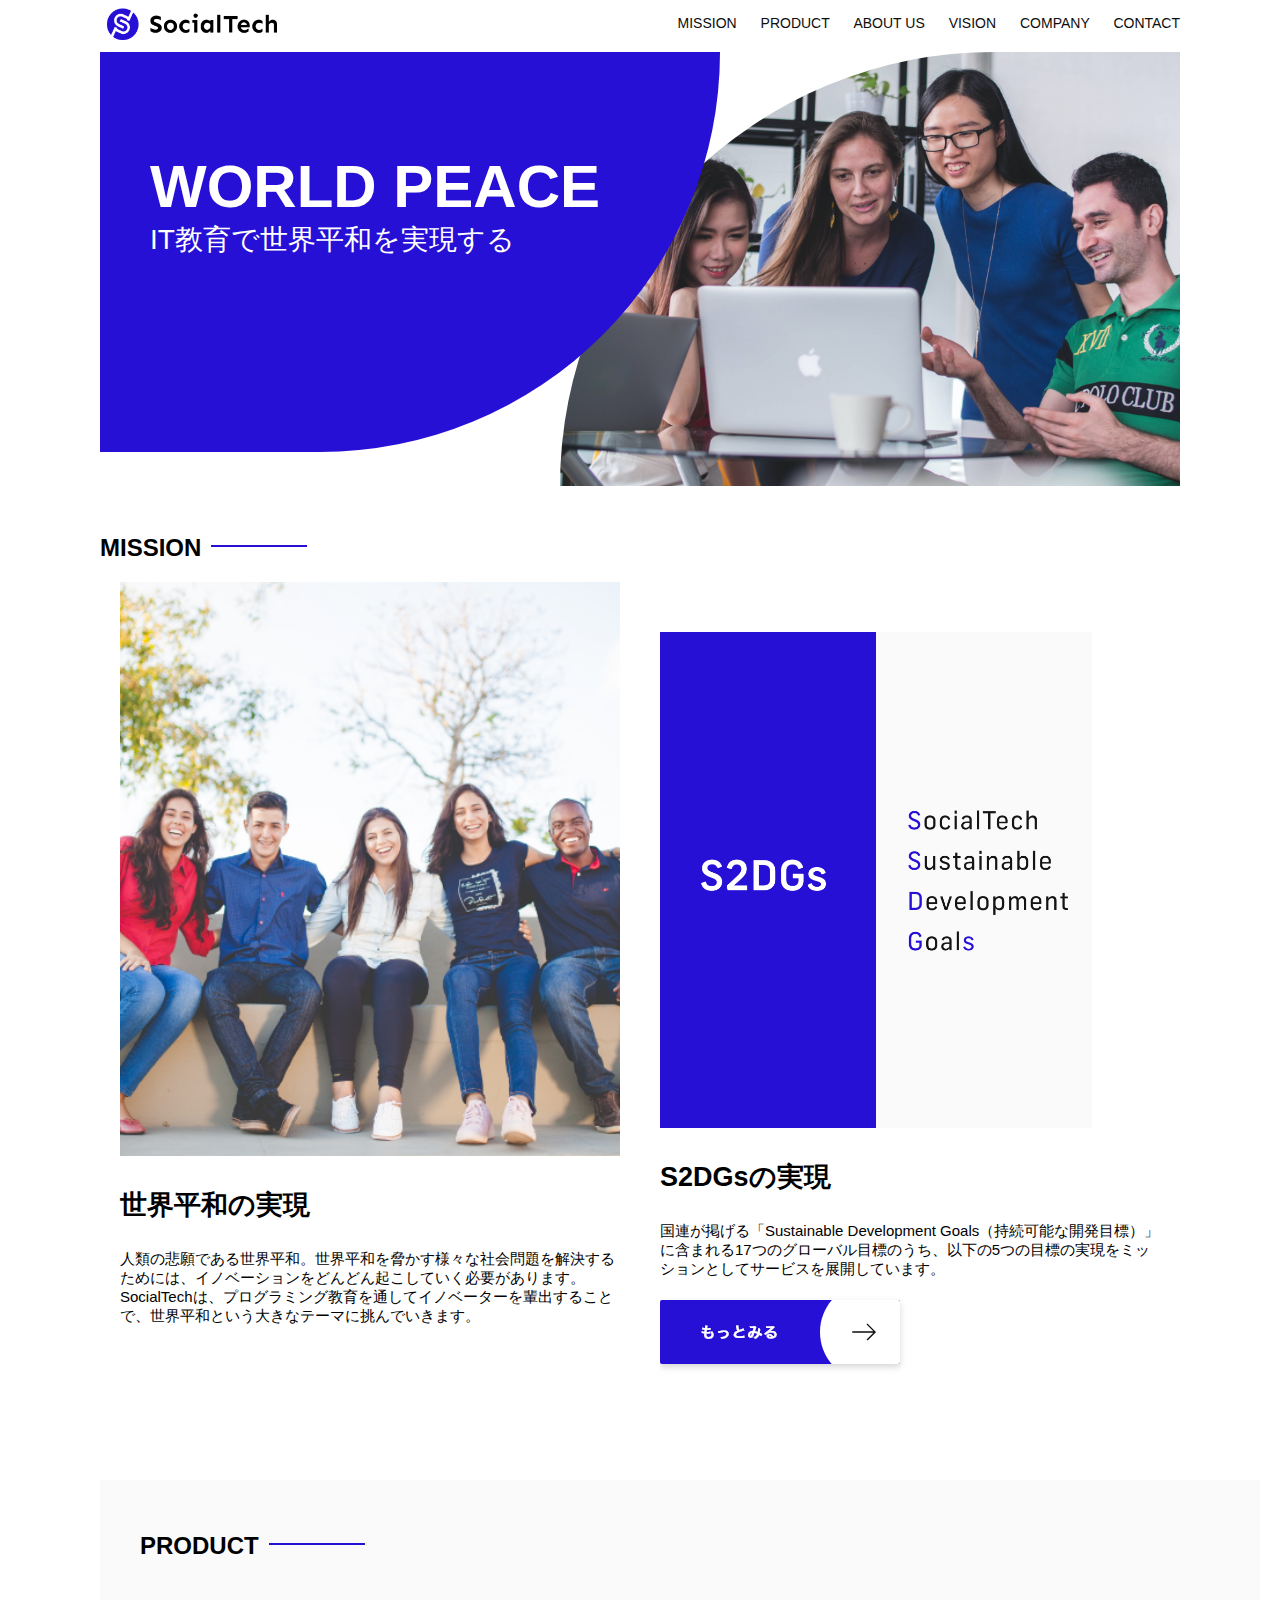
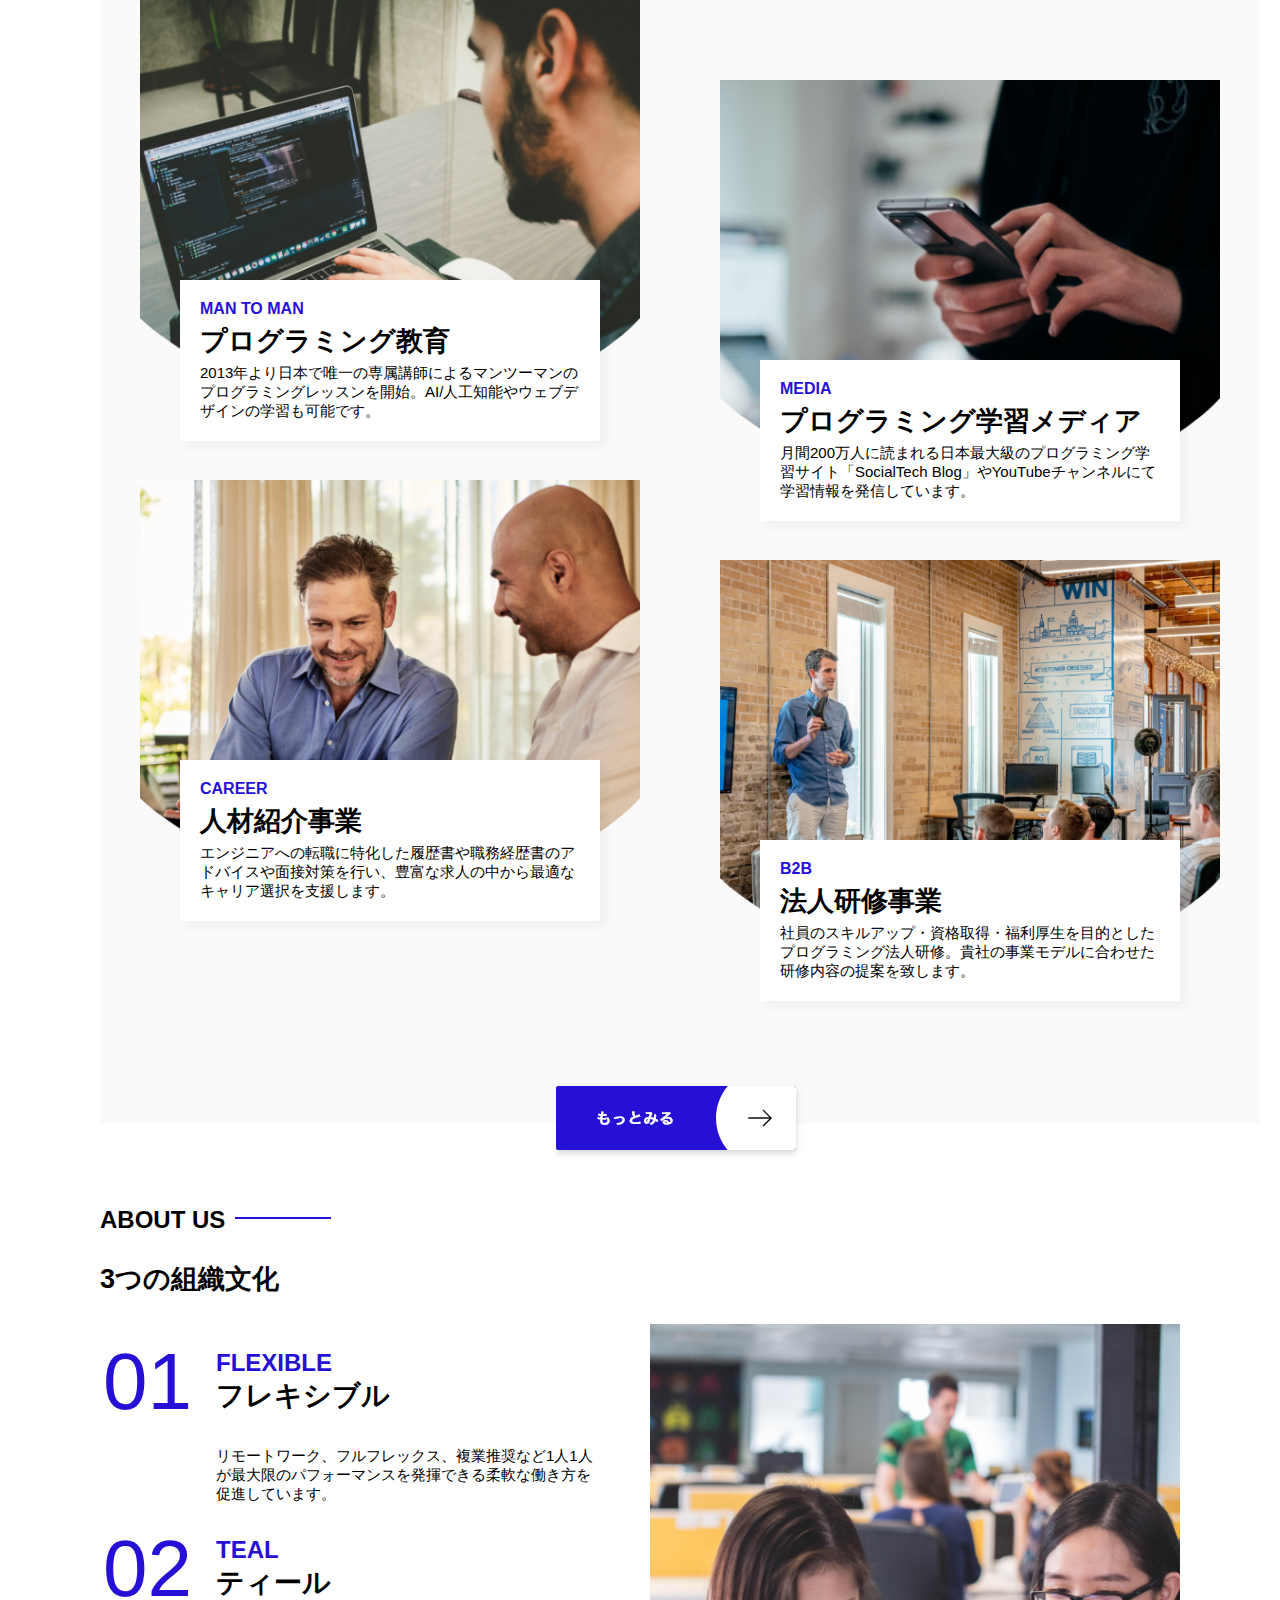
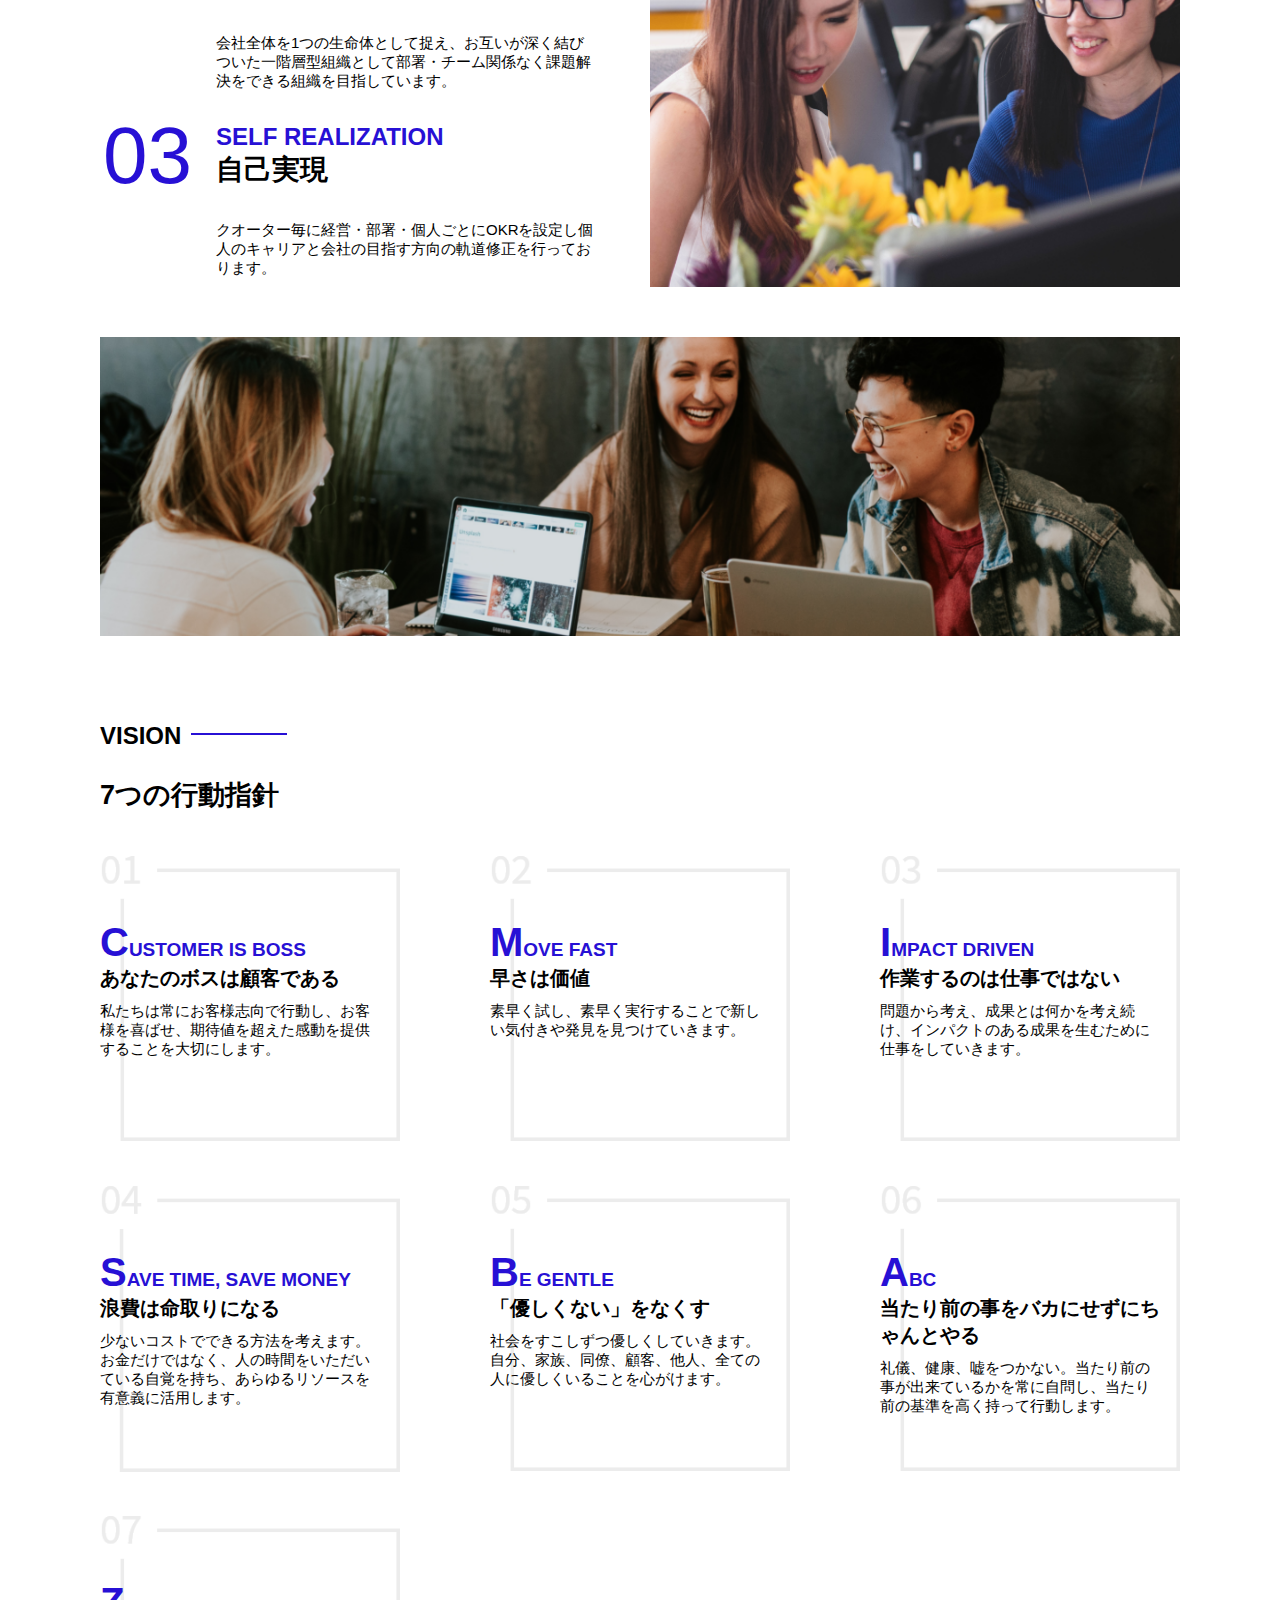
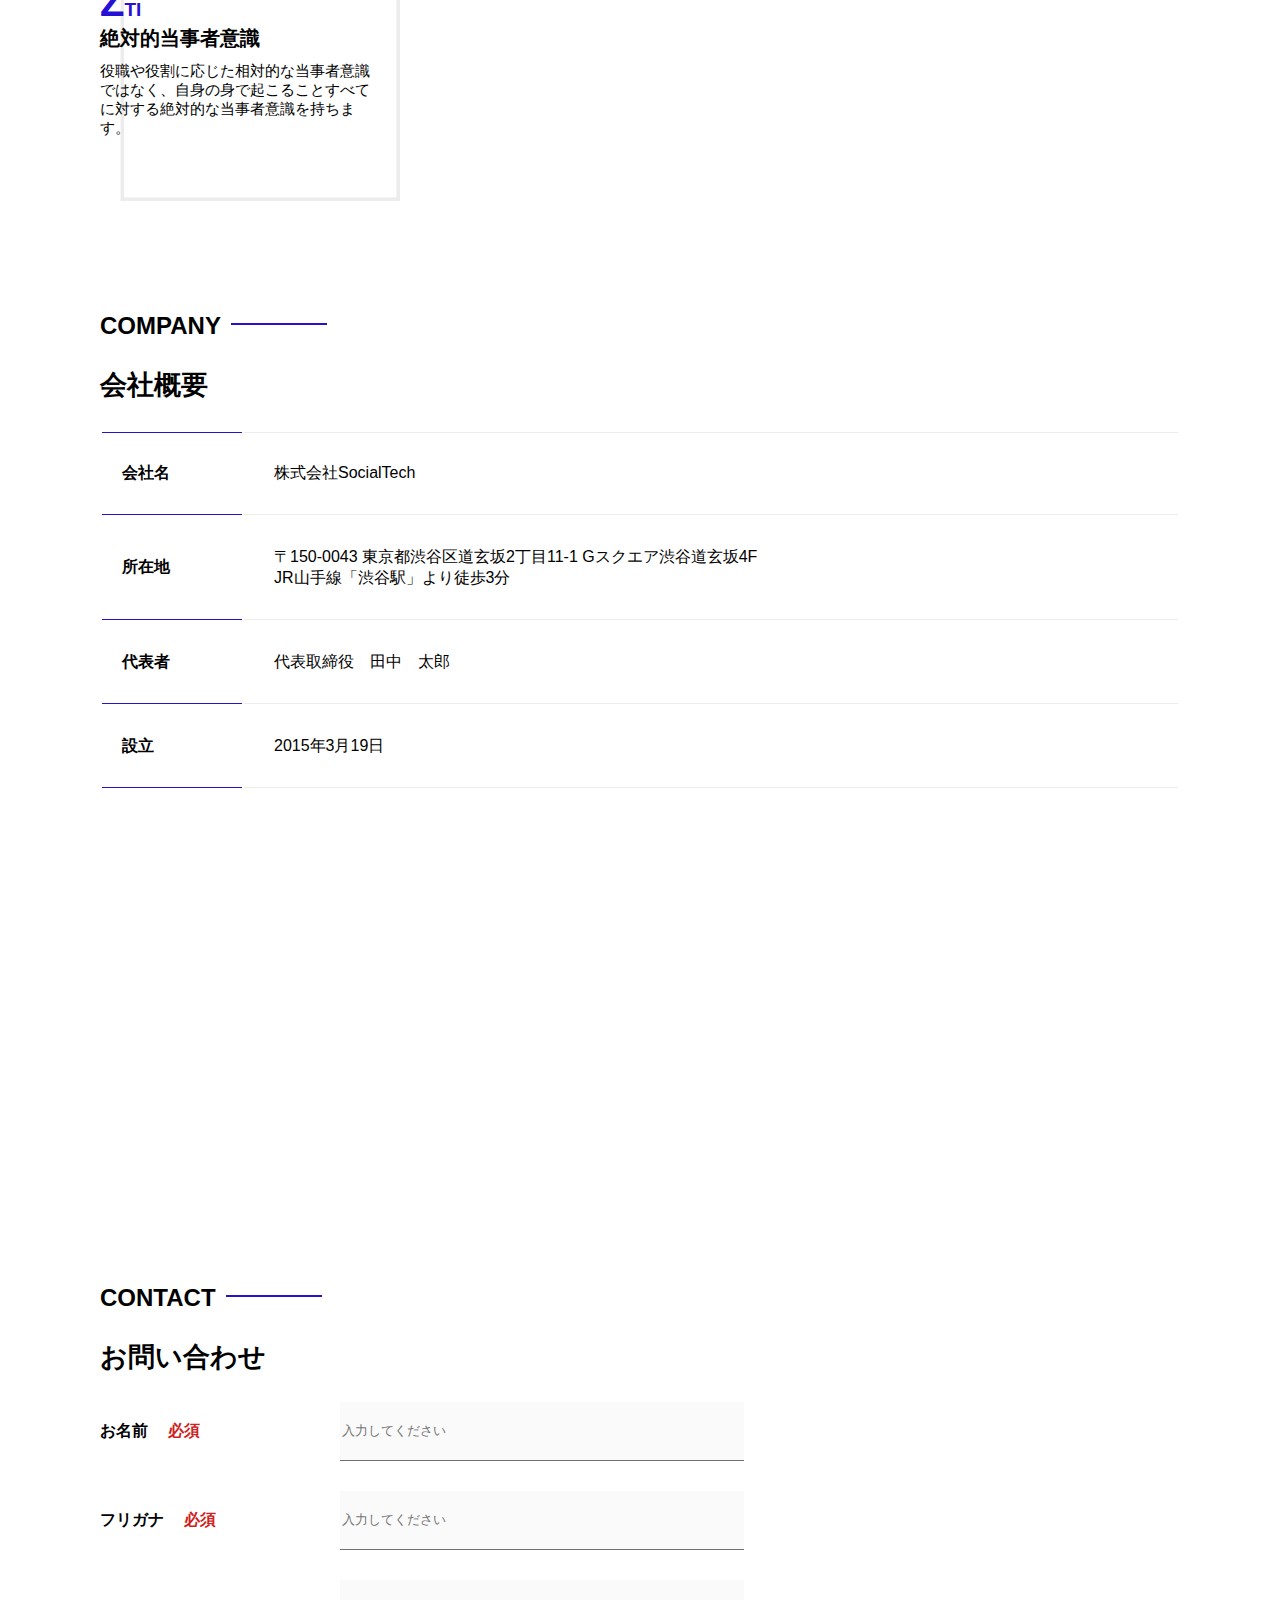
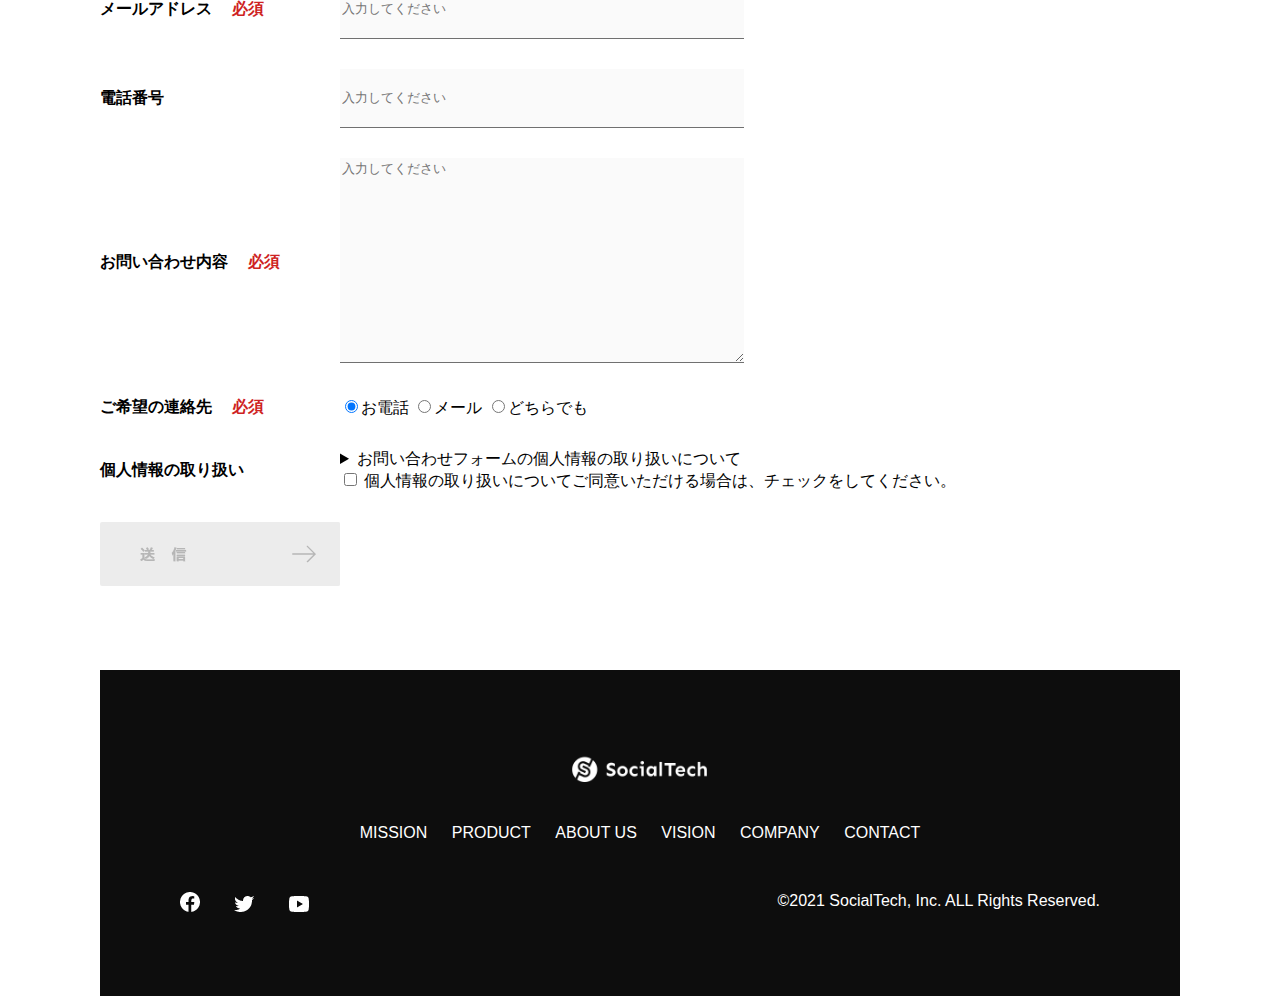
<file: index.html>
<!DOCTYPE html>
<html>
    <head>
        <title>SocialTech</title>
        <meta charset="utf-8">
        <meta name="description" content="SocialTechはEdTech業界のリーディングカンパニーを目指します。"> 
        <meta name="viewport" content="width=device-width, initial-scale=1.0">
        <link rel="stylesheet" href="style.css">
    </head>
    <body>
        <!-- ヘッダー -->
        <header>
        <!-- ロゴ -->
        <a href="index.html" id="logo"><img src="images/logo.png" alt="トップページに戻る"></a>

        <!-- PC用ナビゲーション -->
        <nav id="nav-pc">
            <a href="mission.html">MISSION</a>
            <a href="product.html">PRODUCT</a>
            <a href="index.html#aboutus">ABOUT US</a>
            <a href="index.html#vision">VISION</a>
            <a href="index.html#conpany">COMPANY</a>
            <a href="index.html#contact">CONTACT</a>
        </nav>
        <!-- スマホ用メニューボタン -->
        <img id="menu-sp" src="images/button-menu.png" alt="ナビゲーションを開く" onclick="document.getElementById('nav-sp').style.display = 'block'">
        <!-- スマホ用ナビゲーション -->
        <nav id="nav-sp">
            <img id="close" src="images/button-close.png" alt="ナビゲーションを閉じる" onclick="document.getElementById('nav-sp').style.display = 'none'">
            <a id="logo-sp" href="index.html" onclick="document.getElementById('nav-sp').style.display = 'none'"><img src="images/logo-sp.png" alt="トップページに戻る"></a>
            <a class="menu" href="mission.html" onclick="document.getElementById('nav-sp').style.display = 'none'">MISSION</a>
            <a class="menu" href="product.html" onclick="document.getElementById('nav-sp').style.display = 'none'">PRODUCT</a>
            <a class="menu" href="index.html#aboutus" onclick="document.getElementById('nav-sp').style.display = 'none'">ABOUT
              US</a>
            <a class="menu" href="index.html#vision"
              onclick="document.getElementById('nav-sp').style.display = 'none'">VISION</a>
            <a class="menu" href="index.html#company"
              onclick="document.getElementById('nav-sp').style.display = 'none'">COMPANY</a>
            <a class="menu" href="index.html#contact"
              onclick="document.getElementById('nav-sp').style.display = 'none'">CONTACT</a>
            <div id="sns">
                <a href="https://www.facebook.com/sejuku2013"><img src="images/button-facebook.png" alt="Facebookのリンク"></a>
                <a href="https://twitter.com/samuraijuku"><img src="images/button-twitter.png" alt="Twitterのリンク"></a>
                <a href="https://www.youtube.com/channel/UCCFOQO5aDK0xXam4cUQXT8g"><img src="images/button-youtube.png" alt="YouTubeのリンク"></a>
            </div>
        </nav>
        </header>
        <main>
            <article>
                <!-- メインビジュアル -->
                <section id="main-visual">
                    <div id="main-message">
                        <h1>WORLD PEACE</h1>
                        <p>IT教育で世界平和を実現する</p>
                    </div>
                    <img src="images/index/index-main.png" alt="PCの周りに集まる多国籍の仲間たち">
                </section>
                <!-- ミッション -->
                <section id="mission">
                    <h2 class="index-h2">MISSION</h2>
                    <div id="mission-flex">
                        <div>
                            <img id="mission-photo" src="images/index/index-mission.png" alt="屋外のベンチで写真を撮影する多国籍の仲間たち">
                            <h3>世界平和の実現</h3>
                            <p>人類の悲願である世界平和。世界平和を脅かす様々な社会問題を解決するためには、イノベーションをどんどん起こしていく必要があります。SocialTechは、プログラミング教育を通してイノベーターを輩出することで、世界平和という大きなテーマに挑んでいきます。</p>
                        </div>
                        <div>
                            <img id="s2dgs" src="images/index/s2dgs.png" alt="S2DGs">
                            <h3>S2DGsの実現</h3>
                            <p>国連が掲げる「Sustainable Development Goals（持続可能な開発目標）」に含まれる17つのグローバル目標のうち、以下の5つの目標の実現をミッションとしてサービスを展開しています。</p>
                            <a href="mission.html">
                                <img src="images/button-more.png" alt="もっとみる">
                            </a>
                        </div>
                    </div>
                </section>
                <!-- プロダクト -->
                <section id="product">
                    <h2 class="index-h2">PRODUCT</h2>
                    <div>
                        <div id="product-left">
                            <div>
                                <img class="product-photo" src="images/index/index-mantoman.png" alt="PCでコードを書く男性">
                                <div class="product-explain">
                                    <span>MAN TO MAN</span>
                                    <h3>プログラミング教育</h3>
                                    <p>2013年より日本で唯一の専属講師によるマンツーマンのプログラミングレッスンを開始。AI/人工知能やウェブデザインの学習も可能です。</p>
                                </div>
                            </div>
                            <div>
                                <img class="product-photo" src="images/index/index-career.png" alt="笑顔で話し合う2人の男性">
                                <div class="product-explain">
                                    <span>CAREER</span>
                                    <h3>人材紹介事業</h3>
                                    <p>エンジニアへの転職に特化した履歴書や職務経歴書のアドバイスや面接対策を行い、豊富な求人の中から最適なキャリア選択を支援します。</p>
                                </div>
                            </div>
                        </div>
                        <div id="product-right">
                            <div>
                                <img class="product-photo" src="images/index/index-media.png" alt="スマートフォンを操作する人">
                                <div class="product-explain">
                                    <span>MEDIA</span>
                                    <h3>プログラミング学習メディア</h3>
                                    <p>月間200万人に読まれる日本最大級のプログラミング学習サイト「SocialTech Blog」やYouTubeチャンネルにて学習情報を発信しています。</p>
                                </div>
                            </div>
                            <div>
                                <img class="product-photo" src="images/index/index-b2b.png" alt="講演中の男性とそれを聴く人々">
                                <div class="product-explain">
                                    <span>B2B</span>
                                    <h3>法人研修事業</h3>
                                    <p>社員のスキルアップ・資格取得・福利厚生を目的としたプログラミング法人研修。貴社の事業モデルに合わせた研修内容の提案を致します。</p>
                                </div>
                            </div>
                        </div>
                    </div>
                    <div>
                        <a id="product-more" href="product.html">
                            <img src="images/button-more.png" alt="もっとみる">
                        </a>
                    </div>
                </section>
                <!-- ABOUT US -->
                <section id="aboutus">
                    <h2 class="index-h2">ABOUT US</h2>
                    <h3>3つの組織文化</h3>
                    <div>
                        <table class="culture-table">
                            <tr>
                                <td>
                                    <span class="culture-num">01</span>
                                </td>
                                <td>
                                    <span class="culture-en">FLEXIBLE</span>
                                    <span class="culture-jp">フレキシブル</span>
                                </td>
                            </tr>
                            <tr>
                                <td>
                                    <!-- 空白のセル -->
                                </td>
                                <td>
                                    <p class="culture-description">
                                        リモートワーク、フルフレックス、複業推奨など1人1人が最大限のパフォーマンスを発揮できる柔軟な働き方を促進しています。
                                    </p>
                                </td>
                            </tr>
                            <tr>
                                <td>
                                    <span class="culture-num">02</span>
                                </td>
                                <td>
                                    <span class="culture-en">TEAL</span>
                                    <span class="culture-jp">ティール</span>
                                </td>
                            </tr>
                            <tr>
                                <td>
                                    <!-- 空白のセル -->
                                </td>
                                <td>
                                    <p class="culture-description">会社全体を1つの生命体として捉え、お互いが深く結びついた一階層型組織として部署・チーム関係なく課題解決をできる組織を目指しています。</p>
                                </td>
                            </tr>
                            <tr>
                                <td>
                                    <span class="culture-num">03</span>
                                </td>
                                <td>
                                    <span class="culture-en">SELF REALIZATION</span>
                                    <span class="culture-jp">自己実現</span>
                                </td>
                            </tr>
                            <tr>
                                <td>
                                    <!-- 空白のセル -->
                                </td>
                                <td>
                                    <p class="culture-description">
                                        クオーター毎に経営・部署・個人ごとにOKRを設定し個人のキャリアと会社の目指す方向の軌道修正を行っております。
                                    </p>
                                </td>
                            </tr>
                        </table>
                        <img class="culture-img" src="images/index/index-aboutus1.png" alt="笑顔で話し合う2人の女性">
                    </div>
                    <img class="culture-img2" src="images/index/index-aboutus2.png" alt="笑顔で話し合う3人の男女">
                </section>
                <section id="vision">
                    <h2 class="index-h2">VISION</h2>
                    <h3>7つの行動指針</h3>
                    <div>
                        <div class="vision-box">
                            <img src="images/index/vision-01.png" alt="01">
                            <span>
                                <h4>CUSTOMER IS BOSS</h4>
                                <h5>あなたのボスは顧客である</h5>
                                <p>私たちは常にお客様志向で行動し、お客様を喜ばせ、期待値を超えた感動を提供することを大切にします。</p>
                            </span>
                        </div>
                        <div class="vision-box">
                            <img src="images/index/vision-02.png" alt="02">
                            <span>
                                <h4>MOVE FAST</h4>
                                <h5>早さは価値</h5>
                                <p>素早く試し、素早く実行することで新しい気付きや発見を見つけていきます。</p>
                            </span>
                        </div>
                        <div class="vision-box">
                            <img src="images/index/vision-03.png" alt="03">
                            <span>
                                <h4>IMPACT DRIVEN</h4>
                                <h5>作業するのは仕事ではない</h5>
                                <p>問題から考え、成果とは何かを考え続け、インパクトのある成果を生むために仕事をしていきます。</p>
                            </span>
                        </div>
                        <div class="vision-box">
                            <img src="images/index/vision-04.png" alt="04">
                            <span>
                                <h4>SAVE TIME, SAVE MONEY</h4>
                                <h5>浪費は命取りになる</h5>
                                <p>少ないコストでできる方法を考えます。お金だけではなく、人の時間をいただいている自覚を持ち、あらゆるリソースを有意義に活用します。</p>
                            </span>
                        </div>
                        <div class="vision-box">
                            <img src="images/index/vision-05.png" alt="05">
                            <span>
                                <h4>BE GENTLE</h4>
                                <h5>「優しくない」をなくす</h5>
                                <p>社会をすこしずつ優しくしていきます。自分、家族、同僚、顧客、他人、全ての人に優しくいることを心がけます。</p>
                            </span>
                        </div>
                        <div class="vision-box">
                            <img src="images/index/vision-06.png" alt="06">
                            <span>
                                <h4>ABC</h4>
                                <h5>当たり前の事をバカにせずにちゃんとやる</h5>
                                <p>礼儀、健康、嘘をつかない。当たり前の事が出来ているかを常に自問し、当たり前の基準を高く持って行動します。</p>
                            </span>
                        </div>
                        <div class="vision-box">
                            <img src="images/index/vision-07.png" alt="07">
                            <span>
                                <h4>ZTI</h4>
                                <h5>絶対的当事者意識</h5>
                                <p>役職や役割に応じた相対的な当事者意識ではなく、自身の身で起こることすべてに対する絶対的な当事者意識を持ちます。</p>
                            </span>
                        </div>
                    </div>
                </section>
                <!-- COMPANY -->
                <section id="company">
                    <h2 class="index-h2">COMPANY</h2>
                    <h3>会社概要</h3>
                    <table id="company-table">
                        <tr>
                            <th class="tableheader-first">会社名</th>
                            <td class="cell-first">株式会社SocialTech</td>
                        </tr>
                        <tr>
                            <th class="tableheader">所在地</th>
                            <td class="cell">〒150-0043 東京都渋谷区道玄坂2丁目11-1 Gスクエア渋谷道玄坂4F<br>JR山手線「渋谷駅」より徒歩3分
                            </td>
                        </tr>
                        <tr>
                            <th class="tableheader">代表者</th>
                            <td class="cell">代表取締役　田中　太郎</td>
                        </tr>
                        <tr>
                            <th class="tableheader">設立</th>
                            <td class="cell">2015年3月19日</td>
                        </tr>
                    </table>
                    <iframe src="https://www.google.com/maps/embed?pb=!1m18!1m12!1m3!1d3241.775954793812!2d139.69361577430726!3d35.657891231258226!2m3!1f0!2f0!3f0!3m2!1i1024!2i768!4f13.1!3m3!1m2!1s0x60188caa0042e8d1%3A0xba130bea826a7aa2!2z44CSMTUwLTAwNDMg5p2x5Lqs6YO95riL6LC35Yy66YGT546E5Z2C77yS5LiB55uu77yR77yR4oiS77yR!5e0!3m2!1sja!2sjp!4v1667923795239!5m2!1sja!2sjp" width="600" height="450" style="border:0;" allowfullscreen="" loading="lazy" referrerpolicy="no-referrer-when-downgrade"></iframe>
                </section>
                <!-- お問い合わせフォーム -->
                <section id="contact">
                    <h2 class="index-h2">CONTACT</h2>
                    <h3>お問い合わせ</h3>
                    <form action="https://api.staticforms.xyz/submit" method="post">
                        <input type="text" name="honeypot" style="display:none">
                        <!-- STATIC FORMSのアクセスキー -->
                        <input type="hidden" name="accessKey" value="3cc14a52-51d0-46cc-86f0-6f2aab4b6ce8">
                        <!--メールのタイトル-->
                        <input type="hidden" name="subject" value="お問い合わせフォーム" />
                        <!--送信先のメールアドレスをvalueに設定する-->
                        <input type="hidden" name="replyTo" value="renren.dra0111@gmail.com">
                        <!--redirectToのURLは公開後のURLへリンクする-->
                        <input type="hidden" name="redirectTo" value="">
                        <div>
                            <div class="contact-heading">
                                <label class="contact-label">お名前<span class="contact-span">必須</span></label>
                            </div>
                            <div class="contact-form">
                                <input type="text" name="name" placeholder="入力してください" class="contact-textbox">
                            </div>
                        </div>
                        <div>
                            <div class="contact-heading">
                                <label class="contact-label">フリガナ<span class="contact-span">必須</span></label>
                            </div>
                            <div>
                                <input type="text" name="hurigana" placeholder="入力してください" class="contact-textbox">
                            </div>
                        </div>
                        <div>
                            <div class="contact-heading">
                                <label class="contact-label">メールアドレス<span class="contact-span">必須</span></label>
                            </div>
                            <div>
                                <input type="text" name="email" placeholder="入力してください" class="contact-textbox">
                            </div>
                        </div>
                        <div>
                            <div class="contact-heading">
                                <label class="contact-label">電話番号</label>
                            </div>
                            <div>
                                <input type="text" name="tell" placeholder="入力してください" class="contact-textbox">
                            </div>
                        </div>
                        <div>
                            <div class="contact-heading">
                                <label class="contact-label">お問い合わせ内容<span class="contact-span">必須</span></label>
                            </div>
                            <div>
                                <textarea class="contact-textarea" placeholder="入力してください" name="message"></textarea>
                            </div>
                        </div>
                        <div>
                            <div class="contact-heading">
                                <label class="contact-label">ご希望の連絡先<span class="contact-span">必須</span></label>
                            </div>
                            <div>
                                <input class="radiobutton" type="radio" value="tell" name="contact" checked><label>お電話</label>
                                <input class="radiobutton" type="radio" value="maill" name="contact"><label>メール</label>
                                <input class="radiobutton" type="radio" value="both" name="contact"><label>どちらでも</label>
                            </div>
                        </div>
                        <div>
                            <div class="contact-heading">
                                <label class="contact-label">個人情報の取り扱い</label>
                            </div>
                            <div>
                                <details>
                                    <summary>お問い合わせフォームの個人情報の取り扱いについて</summary>
                                    <div>
                                        <span>１．組織の名称又は氏名</span><br>
                                        株式会社SocialTech<br><br>
                                        <span>２．個人情報保護管理者（若しくはその代理人）の氏名又は職名、所属及び連絡先
                                        鈴木 一郎 コーポレート部</span><br>
                                        メールアドレス：support@socialtech.net<br>
                                        TEL：03-xxxx-xxxx<br>
                                        <span>３．個人情報の利用目的</span><br>
                                        ・本サービス及び本サービスに関連する情報の提供又はそれらに関する連絡のため<br>
                                        ・ユーザーの本人確認のため<br>
                                        ・当社サービスのご案内のため<br>
                                        ・当社の商品等の広告または宣伝（電子メールによるものを含むものとします。）<br><br>
                                        <span>４．個人情報の取り扱い業務の委託</span><br>
                                        個人情報の取扱業務の全部または一部を外部に業務委託する場合があります。<br>
                                        その際、弊社は、個人情報を適切に保護できる管理体制を敷き実行していることを条件として<br>
                                        委託先を厳選したうえで、機密保持契約を委託先と締結し、お客様の個人情報を厳密に管理させます。<br><br>
                                        <span>５．個人情報の開示等の請求</span><br>
                                        お客様は、弊社に対してご自身の個人情報の開示等（利用目的の通知、開示、内容の訂正・追加・削除、利用の停止または消去、第三者への提供の停止）に関して、当社問合わせ窓口に申し出ることができます。<br>
                                        その際、弊社はお客様ご本人を確認させていただいたうえで、合理的な期間内に対応いたします。<br><br>
                                        なお、個人情報に関する弊社問合わせ先は、次の通りです。<br><br>
                                        株式会社SocialTech　個人情報問合せ窓口<br>
                                        〒150-0043　東京都渋谷区道玄坂2丁目11-1 Ｇスクエア渋谷道玄坂 4F<br>
                                        メールアドレス：support@socialtech.net　TEL：03-xxxx-xxxx<br><br>
                                        <span>６．個人情報を提供されることの任意性について</span><br><br>
                                        お客様がご自身の個人情報を弊社に提供されるか否かは、お客様のご判断によりますが、もしご提供されない場合には、適切なサービスが提供できない場合がありますので予めご了承ください。
                                    </div>
                                </details>
                                <input type="checkbox" name="agree">
                                <span>個人情報の取り扱いについてご同意いただける場合は、チェックをしてください。</span>
                            </div>
                        </div>
                        <input type="image" value="Submit" src="images/button-submit.png" alt="送信する">
                    </form>
                </section>
            </article>
            <footer>
                <div id="footer-logo">
                    <img src="images/logo-sp.png" alt="SocialTech">
                </div>
                <div id="footer-link">
                    <a href="mission.html">MISSION</a>
                    <a href="product.html">PRODUCT</a>
                    <a href="index.html#aboutus">ABOUT US</a>
                    <a href="index.html#vision">VISION</a>
                    <a href="index.html#company">COMPANY</a>
                    <a href="index.html#contact">CONTACT</a>
                </div>
                <div id="sns-footer">
                    <a href="https://www.facebook.com/sejuku2013"><img src="images/button-facebook.png" alt="Fecebookのリンク"></a>
                    <a href="https://twitter.com/samuraijuku"><img src="images/button-twitter.png" alt="Twitterのリンク"></a>
                    <a href="https://www.youtube.com/channel/UCCFOQO5aDK0xXam4cUQXT8g"><img src="images/button-youtube.png" alt="YouTubeのリンク"></a>
                    <span id="copyright">&copy;2021 SocialTech, Inc. ALL Rights Reserved.</span>
                </div>
            </footer>
        </main>
    </body>
</html>
</file>
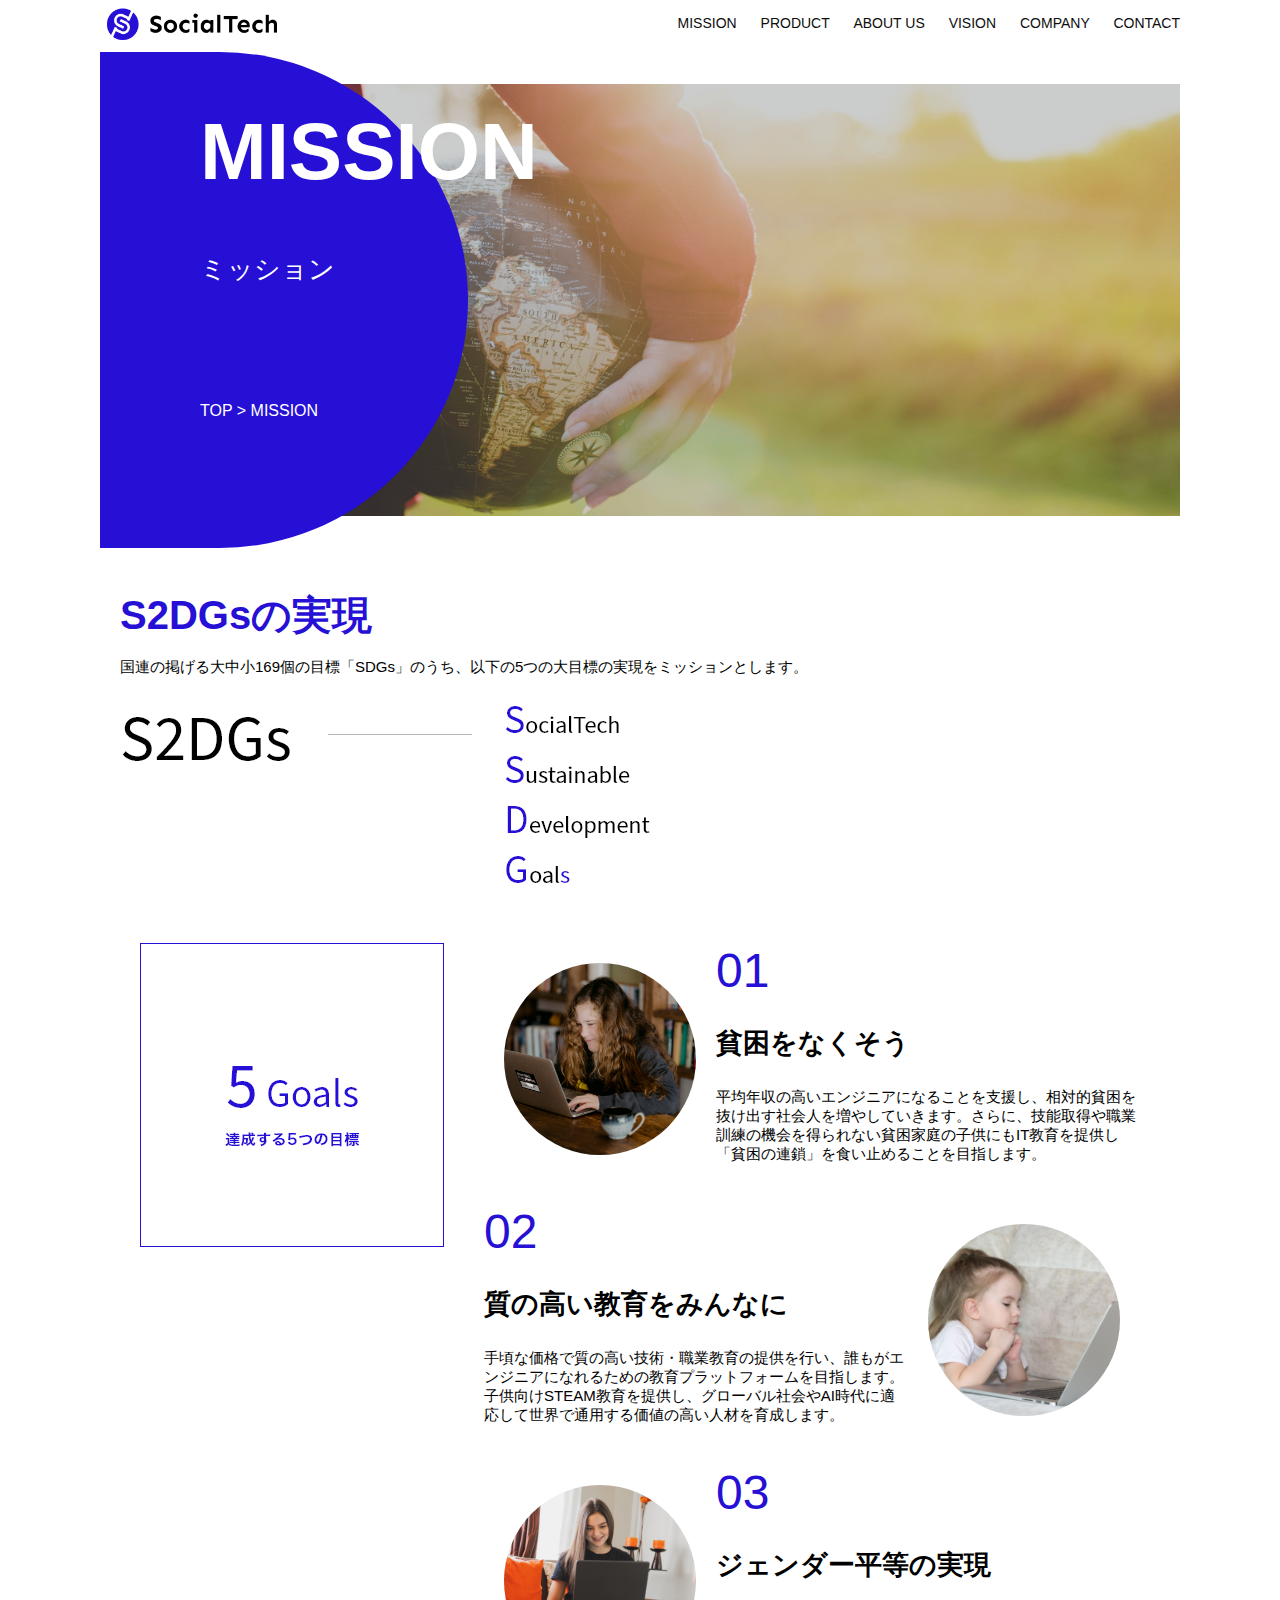
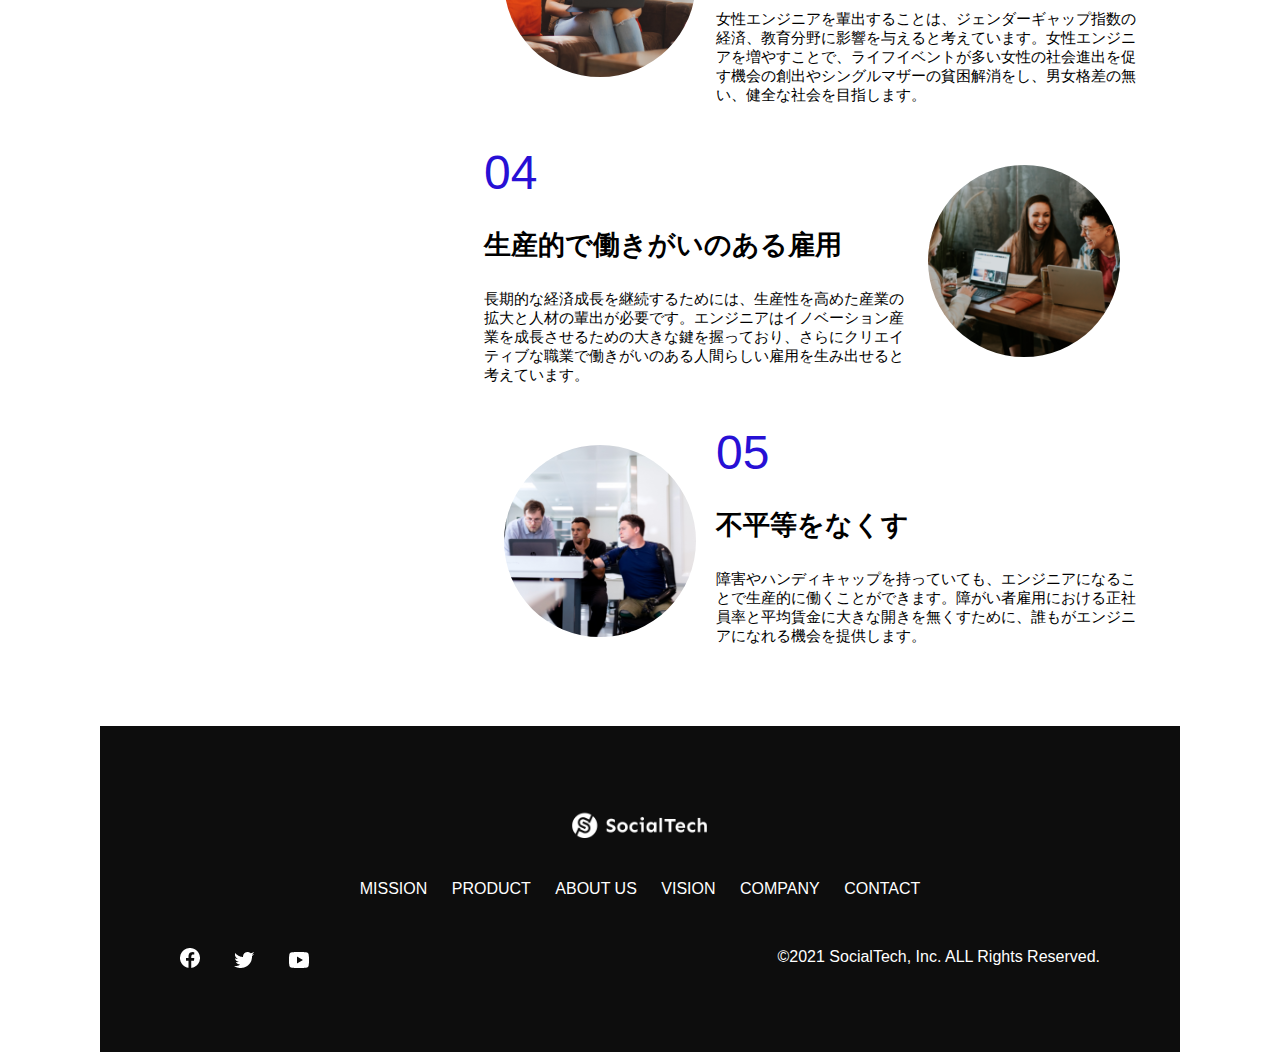
<file: mission.html>
<!DOCTYPE html>
<html>
    <head>
        <title>SocialTech - MISSION ミッション -</title>
        <meta charset="utf-8">
        <meta name="description" content="SocialTechが目指す5つの目標（S2DGs）を紹介します">
        <meta name="viewport" content="width=device-width, initial-scale=1.0">
        <link rel="stylesheet" href="style.css">
    </head>
    <body>
        <!-- ヘッダー -->
        <header>
            <!-- ロゴ -->
            <a href="index.html" id="logo"><img src="images/logo.png" alt="トップページに戻る"></a>
    
            <!-- PC用ナビゲーション -->
            <nav id="nav-pc">
                <a href="mission.html">MISSION</a>
                <a href="product.html">PRODUCT</a>
                <a href="index.html#aboutus">ABOUT US</a>
                <a href="index.html#vision">VISION</a>
                <a href="index.html#conpany">COMPANY</a>
                <a href="index.html#contact">CONTACT</a>
            </nav>
            <!-- スマホ用メニューボタン -->
            <img id="menu-sp" src="images/button-menu.png" alt="ナビゲーションを開く" onclick="document.getElementById('nav-sp').style.display = 'block'">
            <!-- スマホ用ナビゲーション -->
            <nav id="nav-sp">
                <img id="close" src="images/button-close.png" alt="ナビゲーションを閉じる" onclick="document.getElementById('nav-sp').style.display = 'none'">
                <a id="logo-sp" href="index.html" onclick="document.getElementById('nav-sp').style.display = 'none'"><img src="images/logo-sp.png" alt="トップページに戻る"></a>
                <a class="menu" href="mission.html" onclick="document.getElementById('nav-sp').style.display = 'none'">MISSION</a>
                <a class="menu" href="product.html" onclick="document.getElementById('nav-sp').style.display = 'none'">PRODUCT</a>
                <a class="menu" href="index.html#aboutus" onclick="document.getElementById('nav-sp').style.display = 'none'">ABOUT
                  US</a>
                <a class="menu" href="index.html#vision"
                  onclick="document.getElementById('nav-sp').style.display = 'none'">VISION</a>
                <a class="menu" href="index.html#company"
                  onclick="document.getElementById('nav-sp').style.display = 'none'">COMPANY</a>
                <a class="menu" href="index.html#contact"
                  onclick="document.getElementById('nav-sp').style.display = 'none'">CONTACT</a>
                <div id="sns">
                    <a href="https://www.facebook.com/sejuku2013"><img src="images/button-facebook.png" alt="Facebookのリンク"></a>
                    <a href="https://twitter.com/samuraijuku"><img src="images/button-twitter.png" alt="Twitterのリンク"></a>
                    <a href="https://www.youtube.com/channel/UCCFOQO5aDK0xXam4cUQXT8g"><img src="images/button-youtube.png" alt="YouTubeのリンク"></a>
                </div>
            </nav>
        </header>
        <main>
            <article>
                <section id="mission-main">
                    <div id="mission-title">
                        <h1>MISSION</h1>
                        <span>ミッション</span>
                        <div>TOP > MISSION</div>
                    </div>
                </section>
                <section id="mission-s2dgs">
                    <h2 class="mission-h2">S2DGsの実現</h2>
                    <p>国連の掲げる大中小169個の目標「SDGs」のうち、以下の5つの大目標の実現をミッションとします。</p>
                    <img src="images/mission/mission-s2dgs.png" alt="S2DGs">
                </section>
                <section id="mission-5goals">
                    <div>
                        <img id="s2dgs-image" src="images/mission/mission-5goals.png" alt="5Goals">
                    </div>
                    <div>
                        <div>
                            <img class="fivegoals-image-left" src="images/mission/mission-5goals01.png" alt="PCを操作する女の子">
                            <span class="fivegoals-number">01</span>
                            <h3 class="fivegoals-h3">貧困をなくそう</h3>
                            <p class="fivegoals-p">平均年収の高いエンジニアになることを支援し、相対的貧困を抜け出す社会人を増やしていきます。さらに、技能取得や職業訓練の機会を得られない貧困家庭の子供にもIT教育を提供し「貧困の連鎖」を食い止めることを目指します。</p>
                        </div>
                        <div>
                            <img class="fivegoals-image-right" src="images/mission/mission-5goals02.png" alt="PCを見つめる小さい女の子">
                            <span class="fivegoals-number">02</span>
                            <h3 class="fivegoals-h3">質の高い教育をみんなに</h3>
                            <p class="fivegoals-p">
                              手頃な価格で質の高い技術・職業教育の提供を行い、誰もがエンジニアになれるための教育プラットフォームを目指します。子供向けSTEAM教育を提供し、グローバル社会やAI時代に適応して世界で通用する価値の高い人材を育成します。
                            </p>
                          </div>
                          <div>
                            <img class="fivegoals-image-left" src="images/mission/mission-5goals03.png" alt="PCを操作する女性">
                            <span class="fivegoals-number">03</span>
                            <h3 class="fivegoals-h3">ジェンダー平等の実現</h3>
                            <p class="fivegoals-p">
                              女性エンジニアを輩出することは、ジェンダーギャップ指数の経済、教育分野に影響を与えると考えています。女性エンジニアを増やすことで、ライフイベントが多い女性の社会進出を促す機会の創出やシングルマザーの貧困解消をし、男女格差の無い、健全な社会を目指します。
                            </p>
                          </div>
                          <div>
                            <img class="fivegoals-image-right" src="images/mission/mission-5goals04.png" alt="笑顔で話し合う3人の男女">
                            <span class="fivegoals-number">04</span>
                            <h3 class="fivegoals-h3">生産的で働きがいのある雇用</h3>
                            <p class="fivegoals-p">
                              長期的な経済成長を継続するためには、生産性を高めた産業の拡大と人材の輩出が必要です。エンジニアはイノベーション産業を成長させるための大きな鍵を握っており、さらにクリエイティブな職業で働きがいのある人間らしい雇用を生み出せると考えています。
                            </p>
                          </div>
                          <div>
                            <img class="fivegoals-image-left" src="images/mission/mission-5goals05.png" alt="障害を持つ男性が生き生きと働く様子">
                            <span class="fivegoals-number">05</span>
                            <h3 class="fivegoals-h3">不平等をなくす</h3>
                            <p class="fivegoals-p">
                              障害やハンディキャップを持っていても、エンジニアになることで生産的に働くことができます。障がい者雇用における正社員率と平均賃金に大きな開きを無くすために、誰もがエンジニアになれる機会を提供します。
                            </p>
                          </div>
                    </div>
                </section>
            </article>
            <footer>
                <div id="footer-logo">
                    <img src="images/logo-sp.png" alt="SocialTech">
                </div>
                <div id="footer-link">
                    <a href="mission.html">MISSION</a>
                    <a href="product.html">PRODUCT</a>
                    <a href="index.html#aboutus">ABOUT US</a>
                    <a href="index.html#vision">VISION</a>
                    <a href="index.html#company">COMPANY</a>
                    <a href="index.html#contact">CONTACT</a>
                </div>
                <div id="sns-footer">
                    <a href="https://www.facebook.com/sejuku2013"><img src="images/button-facebook.png" alt="Fecebookのリンク"></a>
                    <a href="https://twitter.com/samuraijuku"><img src="images/button-twitter.png" alt="Twitterのリンク"></a>
                    <a href="https://www.youtube.com/channel/UCCFOQO5aDK0xXam4cUQXT8g"><img src="images/button-youtube.png" alt="YouTubeのリンク"></a>
                    <span id="copyright">&copy;2021 SocialTech, Inc. ALL Rights Reserved.</span>
                </div>
            </footer>
        </main>
    </body>
</html>
</file>
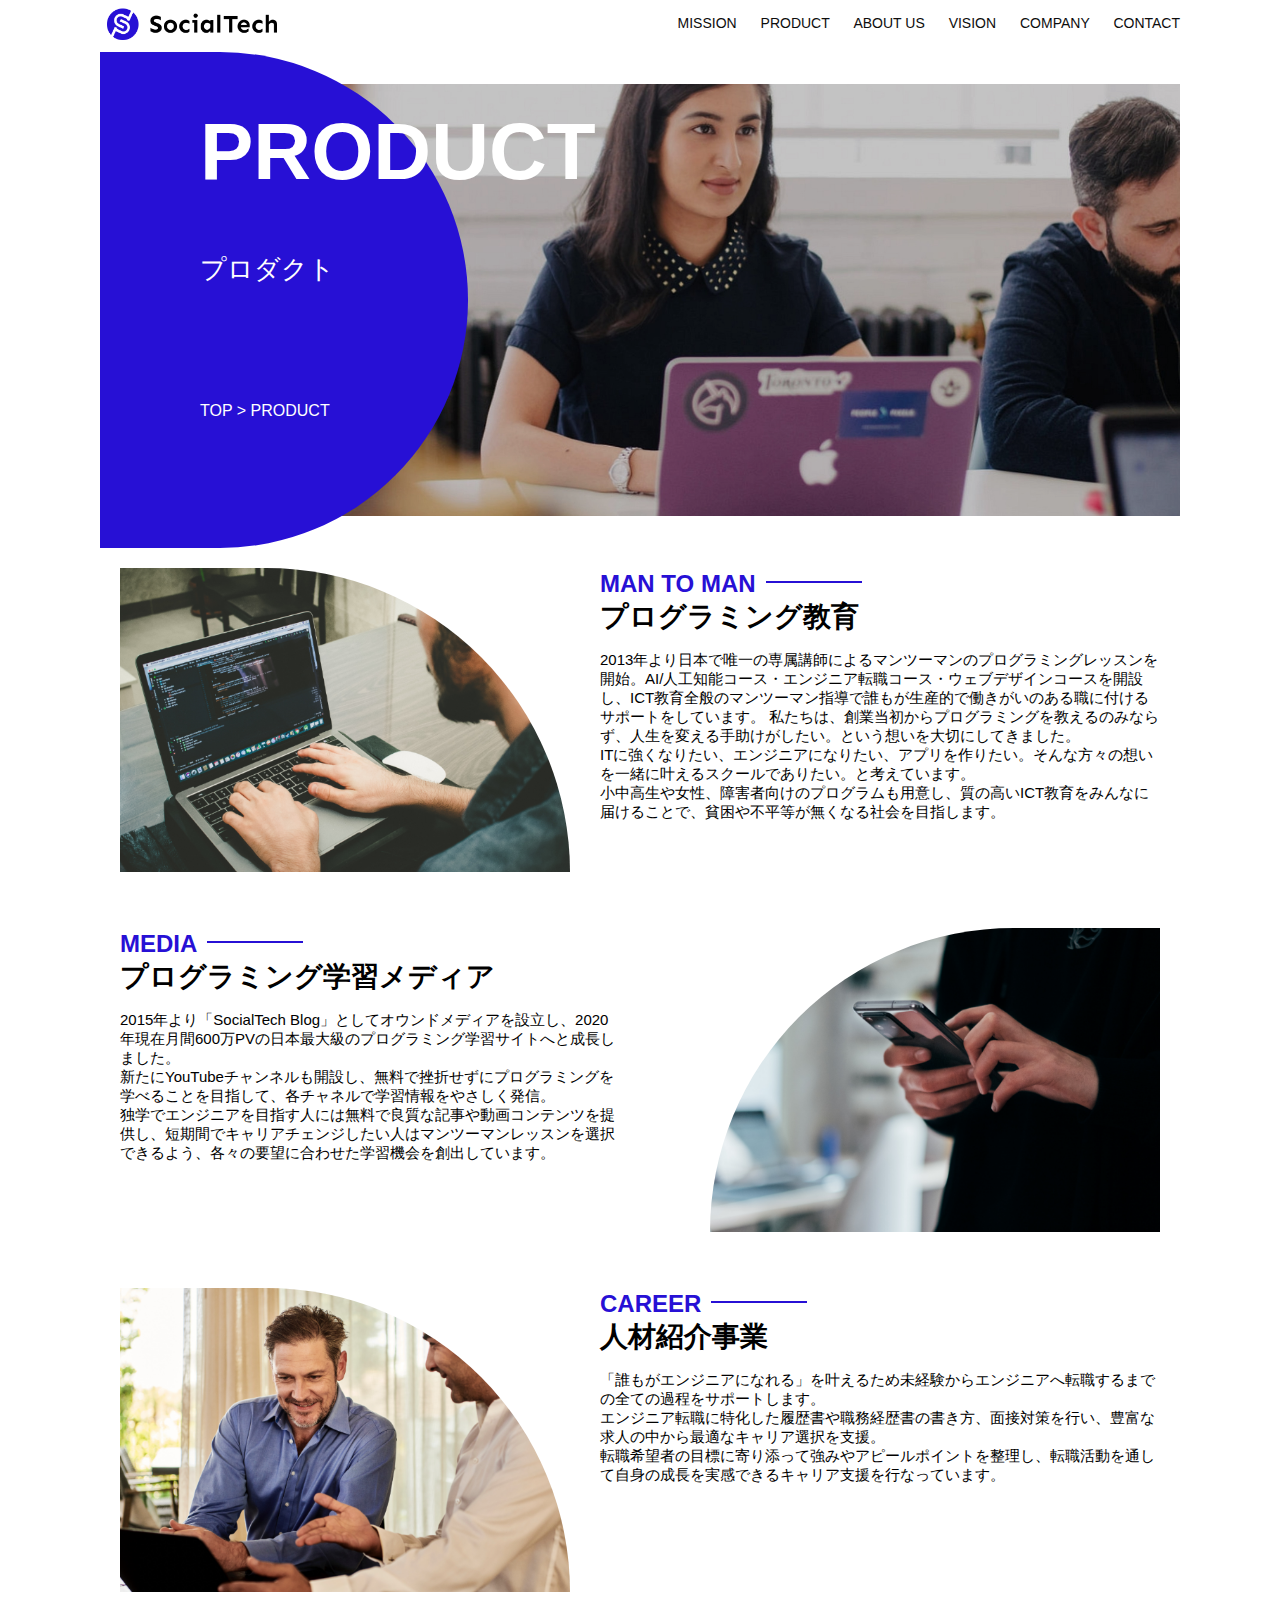
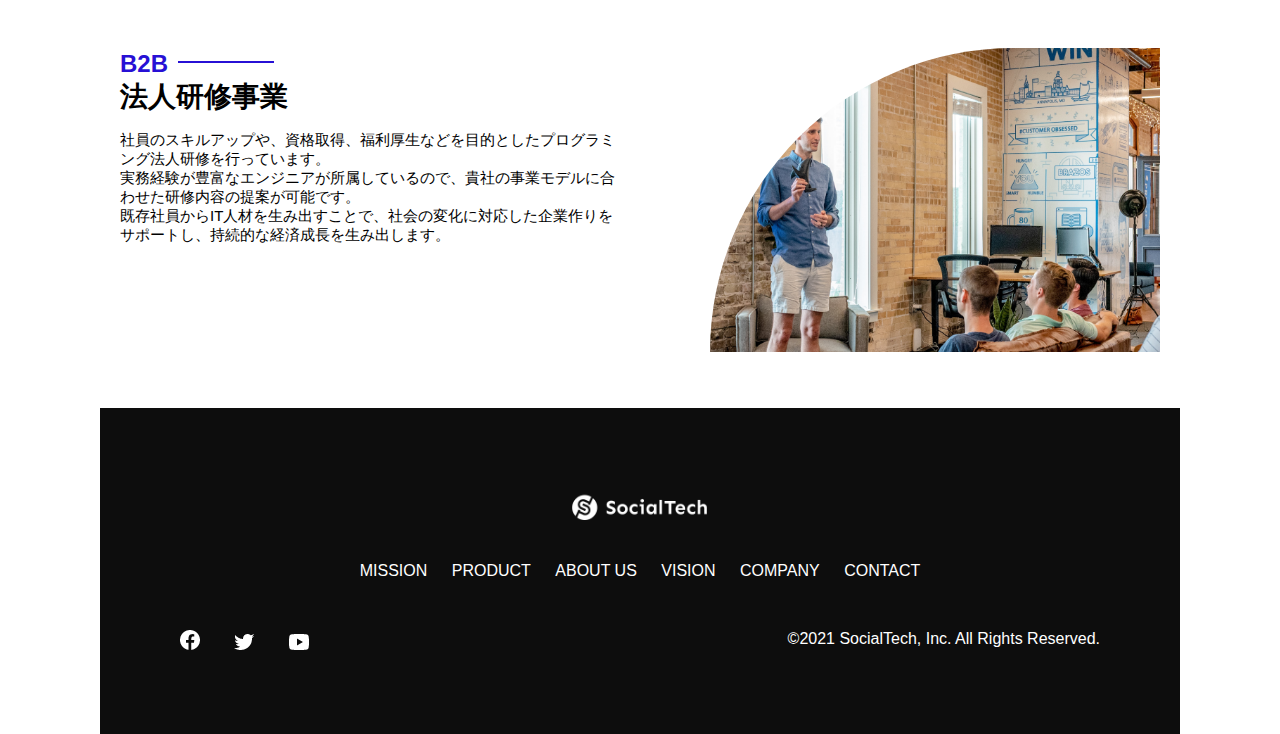
<file: product.html>
<!DOCTYPE html>
<html>
<head>
  <title>SocialTech -PRODUCT プロダクト -</title>
  <meta charset="utf-8">
  <meta name="description" content="SocialTechの4つのプロダクトを紹介します">
  <meta name="viewport" content="width=device-width, initial-scale=1.0">
  <link rel="stylesheet" href="style.css">
</head>

<body>
  <!-- ヘッダー -->
  <header>
    <!-- ロゴ -->
    <a href="index.html" id="logo"><img src="images/logo.png" alt="トップページに戻る"></a>

    <!-- PC用ナビゲーション -->
    <nav id="nav-pc">
      <a href="mission.html">MISSION</a>
      <a href="product.html">PRODUCT</a>
      <a href="index.html#aboutus">ABOUT US</a>
      <a href="index.html#vision">VISION</a>
      <a href="index.html#company">COMPANY</a>
      <a href="index.html#contact">CONTACT</a>
    </nav>

    <!-- スマホ用メニューボタン -->
    <img id="menu-sp" src="images/button-menu.png" alt="ナビゲーションを開く" onclick="document.getElementById('nav-sp').style.display = 'block'">

    <!-- スマホ用ナビゲーション -->
    <nav id="nav-sp">
      <img id="close" src="images/button-close.png" alt="ナビゲーションを閉じる" onclick="document.getElementById('nav-sp').style.display = 'none'">
      <a id="logo-sp" href="index.html" onclick="document.getElementById('nav-sp').style.display = 'none'"><img
          src="images/logo-sp.png" alt="トップページに戻る"></a>
      <a class="menu" href="mission.html" onclick="document.getElementById('nav-sp').style.display = 'none'">MISSION</a>
      <a class="menu" href="product.html" onclick="document.getElementById('nav-sp').style.display = 'none'">PRODUCT</a>
      <a class="menu" href="index.html#aboutus" onclick="document.getElementById('nav-sp').style.display = 'none'">ABOUT
        US</a>
      <a class="menu" href="index.html#vision"
        onclick="document.getElementById('nav-sp').style.display = 'none'">VISION</a>
      <a class="menu" href="index.html#company"
        onclick="document.getElementById('nav-sp').style.display = 'none'">COMPANY</a>
      <a class="menu" href="index.html#contact"
        onclick="document.getElementById('nav-sp').style.display = 'none'">CONTACT</a>
      <div id="sns">
        <a href="https://www.facebook.com/sejuku2013"><img src="images/button-facebook.png" alt="Facebookのリンク"></a>
        <a href="https://twitter.com/samuraijuku"><img src="images/button-twitter.png" alt="Twitterのリンク"></a>
        <a href="https://www.youtube.com/channel/UCCFOQO5aDK0xXam4cUQXT8g"><img src="images/button-youtube.png" alt="YouTubeのリンク"></a>
      </div>
    </nav>
  </header>
  <main>
    <article>
        <section id="product-main">
            <div id="product-title">
                <h1>PRODUCT</h1>
                <span>プロダクト</span>
                <div>TOP > PRODUCT</div>
            </div>
        </section>
        <section class="product-section1">
            <img src="images/product/product-mantoman.png" alt="PCでコードを書く男性">
            <div>
                <h2 class="product-h2">MAN TO MAN</h2>
                <h3 class="product-h3">プログラミング教育</h3>
                <p>
                 2013年より日本で唯一の専属講師によるマンツーマンのプログラミングレッスンを開始。AI/人工知能コース・エンジニア転職コース・ウェブデザインコースを開設し、ICT教育全般のマンツーマン指導で誰もが生産的で働きがいのある職に付けるサポートをしています。
                 私たちは、創業当初からプログラミングを教えるのみならず、人生を変える手助けがしたい。という想いを大切にしてきました。<br>ITに強くなりたい、エンジニアになりたい、アプリを作りたい。そんな方々の想いを一緒に叶えるスクールでありたい。と考えています。<br>小中高生や女性、障害者向けのプログラムも用意し、質の高いICT教育をみんなに届けることで、貧困や不平等が無くなる社会を目指します。
                </p>
            </div>
        </section>
        <section class="product-section2">
            <div>
              <h2 class="product-h2">MEDIA</h2>
              <h3 class="product-h3">プログラミング学習メディア</h3>
              <p>2015年より「SocialTech
                Blog」としてオウンドメディアを設立し、2020年現在月間600万PVの日本最大級のプログラミング学習サイトへと成長しました。<br>新たにYouTubeチャンネルも開設し、無料で挫折せずにプログラミングを学べることを目指して、各チャネルで学習情報をやさしく発信。<br>独学でエンジニアを目指す人には無料で良質な記事や動画コンテンツを提供し、短期間でキャリアチェンジしたい人はマンツーマンレッスンを選択できるよう、各々の要望に合わせた学習機会を創出しています。
              </p>
            </div>
            <img src="images/product/product-media.png" alt="スマートフォンを操作する人">
          </section>
          <section class="product-section1">
            <img src="images/product/product-career.png" alt="笑顔で話し合う2人の男性">
            <div>
              <h2 class="product-h2">CAREER</h2>
              <h3 class="product-h3">人材紹介事業</h3>
              <p>
                「誰もがエンジニアになれる」を叶えるため未経験からエンジニアへ転職するまでの全ての過程をサポートします。<br>エンジニア転職に特化した履歴書や職務経歴書の書き方、面接対策を行い、豊富な求人の中から最適なキャリア選択を支援。<br>転職希望者の目標に寄り添って強みやアピールポイントを整理し、転職活動を通して自身の成長を実感できるキャリア支援を行なっています。<br>
              </p>
            </div>
          </section>
          <section class="product-section2">
            <div>
              <h2 class="product-h2">B2B</h2>
              <h3 class="product-h3">法人研修事業</h3>
              <p>
                社員のスキルアップや、資格取得、福利厚生などを目的としたプログラミング法人研修を行っています。<br>実務経験が豊富なエンジニアが所属しているので、貴社の事業モデルに合わせた研修内容の提案が可能です。<br>既存社員からIT人材を生み出すことで、社会の変化に対応した企業作りをサポートし、持続的な経済成長を生み出します。
              </p>
            </div>
            <img src="images/product/product-b2b.png" alt="講演中の男性とそれを聴く人々">
          </section>
    </article>
    <footer>
      <div id="footer-logo">
        <img src="images/logo-sp.png" alt="SocialTech">
      </div>
      <div id="footer-link">
        <a href="mission.html">MISSION</a>
        <a href="product.html">PRODUCT</a>
        <a href="index.html#aboutus">ABOUT US</a>
        <a href="index.html#vision">VISION</a>
        <a href="index.html#company">COMPANY</a>
        <a href="index.html#contact">CONTACT</a>
      </div>
      <div id="sns-footer">
        <a href="https://www.facebook.com/sejuku2013"><img src="images/button-facebook.png" alt="Facebookのリンク"></a>
        <a href="https://twitter.com/samuraijuku"><img src="images/button-twitter.png" alt="Twitterのリンク"></a>
        <a href="https://www.youtube.com/channel/UCCFOQO5aDK0xXam4cUQXT8g"><img src="images/button-youtube.png" alt="YouTubeのリンク"></a>
        <span id="copyright">&copy;2021 SocialTech, Inc. All Rights Reserved. </span>
      </div>
    </footer>
  </main>
</body>

</html>
</file>
<file: style.css>
/* PC、スマホ共通スタイル */
body {
    font-family: "Source Sans Pro", "Hiragino Kaku Gothic ProN", Meiryo, Arial, sans-serif;
}

p {
    font-size: 15px;
}

/* 
PC用のスタイル
*/
@media screen and (min-width: 768px) {
    
/* 横幅設定 */
body {
    max-width: 1080px;
    min-width: 960px;
    margin: 0 auto 0 auto;
}

/* ヘッダー */
header {
    display: flex;
    justify-content: space-between;
}

/* ナビゲーションのレイアウト */
#nav-pc {
    text-align: right;
    font-size: 14px;
    padding-top: 15px;
}

/* ナビゲーションのリンクの装飾 */
#nav-pc > a {
    text-decoration: none;
    margin-left: 20px;
}
#nav-pc > a:link {
    color: #0d0d0d;
}
#nav-pc > a:visited {
    color: #0d0d0d;
}
#nav-pc > a:hover {
    color: #0d0d0d;
    text-decoration: underline;
}
#nav-pc > a:active {
    color: #0d0d0d;
}
/* スマホ用ナビを非表示 */
#nav-sp,
#menu-sp {
    display: none;
}

/* メインビジュアル */
#main-visual {
    position: relative;
    height: 400px;
}

#main-message {
    position: absolute;
    top: 0;
    left: 0;
    background-color: #2710d5;
    color: #ffffff;
    border-radius: 0 0 476px 0;
    max-width: 620px;
    height: 100%;
    width: 100%;
    z-index: 11;
}
#main-message > h1 {
    font-size: 60px;
    font-weight: bold;
    margin: 100px 0 0 50px;
}
#main-message > p {
    font-size: 28px;
    margin: 0 0 0 50px;
}
#main-visual > img {
    max-width: 620px;
    border-radius: 476px 0 0 0;
    position: absolute;
    top: 0;
    right: 0;
    z-index: 10;
}

/* 見出し */
h2 {
    margin: 40px 0 0 0;
}
h2::after {
    content: url("images/line.png");
    margin-left: 10px;
}
h3 {
    font-size: 27px;
}

/* ミッション */
#mission {
    margin: 80px auto 80px auto;
    width: 100%;
}
#mission-flex {
    width: 100%;
    display: flex;
}
#mission-flex > div {
    width: 50%;
    margin: 20px;
}
#mission-photo {
    width: 100%;
}
#s2dgs {
    margin-top: 50px;
}

/* プロダクト */
#product {
    background-color: #fafafa;
    width: 100%;
    margin: 80px 0 80px 0;
    padding: 10px 40px 0px 40px;
}
/* 外枠 */
#product > div {
    margin-top: 40px;
    display: flex;
}
/* 左のカラム */
#product-left {
    width: 50%;
    margin-right: 20px;
}
/* 右のカラム */
#product-right {
    width: 50%;
    margin-left: 20px;
    margin-top: 80px;
}
/* 画像＋説明の枠 */
#product-left > div {
    position: relative;
    height: 480px;
    margin-right: 20px;
}
#product-right > div {
    position: relative;
    height: 480px;
    margin-left: 20px;
}
/* 画像 */
.product-photo {
    width: 100%;
}
/* 説明文の枠 */
.product-explain {
    background-color: #ffffff;
    position: absolute;
    left: 0;
    top: 280px;
    margin: 0 40px 0 40px;
    padding: 20px;
    box-shadow: 5px 5px 10px rgba(0, 0, 0, 0.05);
}
/* 説明文の英語 */
.product-explain > span {
    color: #2710d5;
    font-weight: bold;
    font-size: 16px;
    margin: 0;
}
/* 説明文の見出し */
.product-explain > h3 {
    margin: 5px 0 5px 0;
}
/* 説明文 */
.product-explain > p {
    margin: 0;
}
/* 「もっとみる」ボタン */
#product-more {
    margin: 0 auto -42px auto;
}
/* ABOUT US */
#aboutus {
    margin: 80px auto 80px auto;
}
/* 3つの組織文化と画像を入れる枠 */
#aboutus > div {
    display: flex;
}
/* 画像 */
.culture-img {
    width: 100%;
    align-self: flex-start;
}
.culture-img2 {
    margin-top: 50px;
    width: 100%;
}
/* 3つの組織文化の表 */
.culture-table {
    max-width: 500px;
    margin-right: 50px;
}
/* 番号 */
.culture-num {
    font-size: 80px;
    color: #2710d5;
    margin: 0 20px 0 0;
}
/* 組織文化英語 */
.culture-en {
    color: #2710d5;
    font-weight: bold;
    font-size: 24px;
    display: block;
}
/* 組織文化日本語 */
.culture-jp {
    font-size: 28px;
    font-weight: bold;
}
/* 説明文 */
.culture-description {
    margin: 0;
}
/* ビジョン */
#vision {
    margin: 80px auto 80px auto;
}
/* セクション内の外枠 */
#vision > div {
    width: 100%;
    display: flex;
    justify-content: space-between;
    flex-wrap: wrap;
}
/* 7つの行動指針の枠 */
.vision-box {
    width: 300px;
    height: 300px;
    margin-bottom: 30px;
    position: relative;
}
.vision-box > img {
    width: 100%;
    height: auto;
    position: absolute;
    top: 0;
    left: 0;
    z-index: 30;
}
.vision-box > span {
    position: absolute;
    top: 0;
    left: 0;
    z-index: 31;
    margin-right: 20px;
}
.vision-box > span > h4 {
    color: #2710d5;
    font-size: 19px;
    margin: 80px 0 0 0;
}
.vision-box > span > h4::first-letter {
    font-size: 40px;
}
.vision-box > span >h5 {
    font-size: 20px;
    margin: 0 0 0 0;
}
.vision-box > span > p {
    margin: 10px 0 0 0;
}
/* 会社概要 */
#company {
    margin: 80px auto 80px auto;
}
#company-table {
    width: 100%;
}
.tableheader {
    text-align: left;
    padding: 20px;
    border-bottom-color: #2710d5;
    border-bottom-width: 1px;
    border-bottom-style: solid;
    width: 100px;
}
.tableheader-first {
    text-align: left;
    padding: 20px;
    border-bottom-color: #2710d5;
    border-bottom-width: 1px;
    border-bottom-style: solid;
    border-top-color: #2710d5;
    border-top-width: 1px;
    border-top-style: solid;
    width: 100px;
}
.cell {
    padding: 30px;
    border-bottom-color: #ececec;
    border-bottom-width: 1px;
    border-bottom-style: solid;
}
.cell-first {
    padding: 30px;
    border-bottom-color: #ececec;
    border-bottom-width: 1px;
    border-bottom-style: solid;
    border-top-color: #ececec;
    border-top-width: 1px;
    border-top-style: solid;
}
#company > iframe {
    width: 100%;
    height: 368px;
    margin-top: 40px;
}
/* お問い合わせ */
#contact {
    margin: 80px auto 80px auto;
}
/* 外枠 */
#contact > form > div {
    display: flex;
    flex-direction: row;
    flex-wrap: wrap;
    padding-bottom: 30px;
}
/* 左列の見出し */
.contact-heading {
    width: 240px;
    align-self: center;
}
/* 見出しのラベル */
.contact-label {
    font-weight: bold;
}
/* 必須 */
.contact-span {
    color: #ce2222;
    margin: 0 0 0 20px;
    font-weight: bold;
}
/* テキストボックス */
.contact-textbox {
    border-top: 0;
    border-left: 0;
    border-right: 0;
    border-bottom-width: 1px;
    border-bottom-color: #707070;
    border-bottom-style: solid;
    background-color: #fafafa;
    width: 400px;
    height: 56px;
}
.contact-textarea {
    border-top: 0;
    border-left: 0;
    border-right: 0;
    border-bottom-width: 1px;
    border-bottom-color: #707070;
    border-bottom-style: solid;
    background-color: #fafafa;
    width: 400px;
    height: 200px;
}
/* 個人情報の取り扱い */
details {
    width: 700px;
}
details > div {
    background-color: #fafafa;
    padding: 20px;
}
details > div > span {
    font-weight: bold;
} 
/* フッター */
footer {
    background-color: #0d0d0d;
    text-align: center;
    padding: 80px 80px 80px 80px;
}
#footer-logo {
    margin-bottom: 30px;
}
#footer-link {
    margin-bottom: 50px;
}
#footer-link > a {
    text-decoration: none;
    margin: 10px;
}
#footer-link > a:link {
    color: #ffffff;
}
#footer-link > a:visited {
    color: #ffffff;
}
#footer-link > a:hover {
    color: #ffffff;
    text-decoration: underline;
}
#footer-link > a:active {
    color: #ffffff;
}
#sns-footer {
    text-align: left;
    width: 100%;
}
#sns-footer > a {
    margin-right: 30px;
}
#copyright {
    color: #ffffff;
    float: right;
}
/* mission.html用スタイル */
/* ミッションのメインビジュアル */
#mission-main {
    height: 496px;
    width: 100%;
    background-image: url("images/mission/mission-main.png");
    background-repeat: no-repeat;
    background-position-y: center;
}
#mission-title {
    background-color: #2710d5;
    width: 368px;
    color: #ffffff;
    height: 496px;
    border-radius: 0 248px 248px 0;
    position: relative;
}
#mission-title > h1 {
    position: absolute;
    top: 0;
    left: 100px;
    font-size: 80px;
}
#mission-title > span {
    position: absolute;
    top: 200px;
    left: 100px;
    font-size: 26px;
}
#mission-title > div {
    position: absolute;
    top: 350px;
    left: 100px;
    font-size: 16px;
}
#mission-s2dgs {
    width: 100%;
    margin: 20px;
}
.mission-h2 {
    color: #2710d5;
    font-size: 40px;
}
.mission-h2::after {
    content: none;
}
#mission-5goals {
    margin: 20px;
    display: flex;
}
#mission-5goals > div {
    flex-grow: 1;
    padding: 20px;
}
#mission-5goals > div > div {
    margin-bottom: 40px;
} 
.fivegoals-image-right {
    float: right;
    margin: 20px;
}
.fivegoals-image-left {
    float: left;
    margin: 20px;
}
.fivegoals-number {
    color: #2710d5;
    font-size: 48px;
    margin: 0;
}
.fivegoals-p {
    margin: 0;
}
/* プロダクトページ */
#product-main {
    height: 496px;
    width: 100%;
    background-image: url("images/product/product-main.png");
    background-repeat: no-repeat;
    background-position-y: center;
}
#product-title {
    background-color: #2710d5;
    width: 368px;
    color: #ffffff;
    height: 496px;
    border-radius: 0 248px 248px 0;
    position: relative;
}
#product-title > h1 {
    position: absolute;
    top: 0;
    left: 100px;
    font-size: 80px;
}
#product-title > span {
    position: absolute;
    top: 200px;
    left: 100px;
    font-size: 26px;
}
#product-title > div {
    position: absolute;
    top: 350px;
    left: 100px;
    font-size: 16px;
}
/* セクション1 */
.product-section1 {
    position: relative;
    margin: 20px;
    height: 340px;
}
.product-section1 > img {
    position: absolute;
    top: 0;
    left: 0;
    width: 450px;
    margin: 0 40px 30px 0;
    border-radius: 0 432px 0 0;
}
.product-section1 > div {
    position: absolute;
    top: 0;
    left: 480px;
}
/* セクション2 */
.product-section2 {
    position: relative;
    margin: 20px;
    height: 340px;
}
.product-section2 > img {
    position: absolute;
    top: 0;
    right: 0;
    width: 450px;
    margin: 0 0 30px 40px;
    border-radius: 432px 0 0 0;
}
.product-section2 > div {
    width: 500px;
    position: absolute;
    top: 0;
    left: 0;
}
.product-h2 {
    color: #2710d5;
    font-size: 24px;
    margin: 0;
}
.product-h3 {
    font-size: 28px;
    margin: 0;
}
}
/* 
スマートフォン用のスタイル 
*/
@media screen and (max-width: 767px) {
body {
    min-width: 375px;
    margin: 0;
}
/* PC用ナビゲーション非表示 */
#nav-pc {
    display: none;
}
/* ハンバーガーメニュー */
#menu-sp {
    float: right;
    padding: 0;
}
/* スマホ用ナビゲーションの表示切替 */
/* 初期状態、レイアウトと非表示設定 */
#nav-sp {
    background-color: #2710d5;
    position: absolute;
    left: 0;
    top: 0;
    height: 100%;
    width: 100%;
    display: none;
    z-index: 100;
}
/* ×ボタン */
#close {
    position: absolute;
    top: 20px;
    right: 20px;
}
/* ナビゲーションメニュー用ロゴ */
#logo-sp {
    margin: 80px 0 30px 20px;
}
/* ナビゲーションのリンクの装飾設定 */
#nav-sp > a {
    display: block;
}
#nav-sp > a:link {
    color: #ffffff;
}
#nav-sp > a:visited {
    color: #ffffff;
}
#nav-sp > a:hover {
    color: #ffffff;
    text-decoration: underline;
}
#nav-sp > a:active {
    color: #ffffff;
}
#nav-sp > .menu {
    text-decoration: none;
    display: block;
    margin: 0 20px 0 20px;
    height: 44px;
    font-size: 16px;
    background-image: url(images/arrow.png);
    background-repeat: no-repeat;
    background-position: right top;
}
#sns {
    position: absolute;
    bottom: 20px;
    left: 20px;
}
#sns > a {
    margin-right: 30px;
}
/* メインビジュアル */
#main-visual {
    position: relative;
    height: 470px;
    width: 100%;
    overflow: hidden;
}
#main-visual > div {
    position: absolute;
    top: 0;
    left: 0;
    background-color: #2710d5;
    color: white;
    border-radius: 0 0 476px 0;
    text-align: center;
    height: 280px;
    width: 100%;
    z-index: 11;
}
#main-visual > div > h1 {
    font-size: 28px;
    margin: 90px 0 0 0;
}
#main-visual > div > p {
    margin: 0;
}
#main-visual > img {
    width: 100%;
    border-radius: 476px 0 0 0;
    z-index: 10;
    position: absolute;
    bottom: 0;
    right: 0;
}
/* 見出し */
h2::after {
    content: url(images/line.png);
    margin-left: 10px;
}
h3 {
    font-size: 24px;
    margin: 10px 0 0 0;
}
/* ミッション */
#mission {
    margin: 20px;
}
#mission-photo {
    width: 100%;
}
#s2dgs {
    width: 100%;
}
/* プロダクト */
#product {
    background-color: #fafafa;
    padding-top: 10px;
}
#product h2 {
    margin-left: 20px;
}
/* 外枠 */
/* 左右のカラム　スマホでは縦並び */
#product-left,
#product-right {
    margin-right: 20px;
    margin-left: 20px;
}
/* 画像＋説明の枠 */
#product-left > div,
#product-right > div {
    position: relative;
    height: 540px;
}
/* 説明文の枠 */
.product-explain {
    background-color: #ffffff;
    position: absolute;
    left: 0;
    bottom: 50px;
    padding: 20px;
    box-shadow: 5px 5px 10px rgba(0, 0, 0, 0.05);
}
.product-explain > span {
    color: #2710d5;
    font-weight: bold;
    font-size: 16px;
    margin: 0px;
}
.product-explain > h3 {
    margin: 10px 0 10px 0;
}
/* 画像 */
.product-photo {
    width: 100%;
}
#product-more > img {
    margin: 0 0 -42px 20px;
}
/* ABOUT US */
#aboutus {
    margin: 80px 20px 80px 20px;
}
#aboutus > div {
    display: flex;
    flex-direction: column;
}
.culture-table {
    width: 100%;
    padding-right: 20px;
    order: 2;
}
.culture-img {
    width: 100%;
    order: 1;
}
.culture-img2 {
    width: 100%;
}
.culture-num {
    font-size: 80px;
    color: #2710d5;
}
.culture-en {
    color: #2710d5;
    font-weight: bold;
    font-size: 24px;
    display: block;
}
.culture-jp {
    display: block;
}
.culture-description {
    margin: 0;
}
/* ビジョン */
#vision {
    margin: 80px 20px 80px 20px;
}
.vision-box {
    width: 300px;
    height: 300px;
    margin-bottom: 30px;
    position: relative;
}
.vision-box > img {
    width: 100%;
    height: auto;
    position: absolute;
    top: 0;
    left: 0;
    z-index: 30;
}
.vision-box > span {
    position: absolute;
    top: 0;
    left: 0;
    z-index: 31;
    margin-right: 20px;
}
.vision-box > span > h4 {
    color: #2710d5;
    font-size: 19px;
    margin: 60px 0 0 0;
}
.vision-box > span > h5 {
    font-size: 20px;
    margin: 0 0 0 0;
} 
.vision-box > span > p {
    margin: 10px 0 0 0;
}
/* 会社概要 */
#company {
    margin: 0 20px 0 20px;
}
#company > h3 {
    margin-bottom: 20px;
}
#company > table {
    width: 100%;
}
.tableheader-first {
    text-align: left;
    padding: 20px;
    border-bottom-color: #2710d5;
    border-bottom-width: 1px;
    border-bottom-style: solid;
    border-top-color: #2710d5;
    border-top-width: 1px;
    border-top-style: solid;
    width: 50px;
}
.tableheader {
    text-align: left;
    padding: 20px;
    border-bottom-color: #2710d5;
    border-bottom-width: 1px;
    border-bottom-style: solid;
    width: 50px;
}
.cell {
    padding: 20px;
    border-bottom-color: #ececec;
    border-bottom-width: 1px;
    border-bottom-style: solid;
}
.cell-first {
    padding: 20px;
    border-bottom-color: #ececec;
    border-bottom-width: 1px;
    border-bottom-style: solid;
    border-top-color: #ececec;
    border-top-width: 1px;
    border-top-style: solid;
}
#company > iframe {
    width: 100%;
    height: 240px;
    margin: 40px 0 0 0;
}
/* お問い合わせ */
#contact {
    margin: 80px 20px 80px 20px;
}
#contact > h3 {
    margin-bottom: 20px;
}
#contact > form > div {
    margin-bottom: 20px;
}
.contact-heading {
    margin-bottom: 20px;
}
/* ラベル */
.contact-label {
    font-weight: bold;
}
/* 必須 */
.contact-span {
    color: #ce2222;
    margin: 0 0 0 20px;
    font-weight: bold;
}
.contact-textbox {
    height: 56px;
    border-top: 0;
    border-left: 0;
    border-right: 0;
    background-color: #fafafa;
    border-bottom-color: #707070;
    border-bottom-width: 1px;
    border-style: solid;
    min-width: 300px;
    width: 100%;
}
.contact-textarea {
    height: 150px;
    border-top: 0;
    border-left: 0;
    border-right: 0;
    background-color: #fafafa;
    width: 100%;
}
.radiobutton {
    margin-bottom: 20px;
}
.radiobutton + label::after {
    content: "\A";
    white-space: pre;
}
/* フッター */
footer {
    background-color: #0d0d0d;
    padding: 30px 20px 50px 20px;
}
#footer-logo {
    margin-bottom: 30px;
}
#footer-link {
    margin-bottom: 50px;
}
#footer-link > a {
    text-decoration: none;
    margin: 0 20px 30px 0;
    display: block;
    background-image: url("images/arrow.png");
    background-repeat: no-repeat;
    background-position: right top;
}
#footer-link > a:link {
    color: #ffffff;
}
#footer-link > a:visited {
    color: #ffffff;
}
#footer-link > a:hover {
    color: #ffffff;
    text-decoration: underline;
}
#footer-link > a:active {
    color: #ffffff;
}
#sns-footer {
    display: block;
    width: 100%;
}
#sns-footer > a {
    margin-right: 30px;
}
#copyright {
    font-size: 12px;
    display: block;
    margin-top: 30px;
    color: #ffffff;
}
/* mission.html用のスタイル */
/* ミッションのメインビジュアル */
#mission-main {
    height: 256px;
    width: 100%;
    background-image: url("images/mission/mission-main.png");
    background-repeat: no-repeat;
    background-position-y: center;
    background-size: auto 208px;
}
#mission-title {
    background-color: #2710d5;
    width: 136px;
    color: #ffffff;
    height: 256px;
    border-radius: 0 248px 248px 0;
    position: relative;
}
#mission-title > h1 {
    position: absolute;
    top: 0;
    left: 20px;
    font-size: 40px;
}
#mission-title > span {
    position: absolute;
    top: 110px;
    left: 20px;
    font-size: 18px;
}
#mission-title > div {
    position: absolute;
    top: 180px;
    left: 20px;
    font-size: 13px;
}
#mission-s2dgs {
    margin: 20px;
}
.mission-h2 {
    color: #2710d5;
    font-size: 38px;
    margin: 0px;
}
.mission-h2::after {
    content: none;
}
#mission-s2dgs > img {
    width: 100%;
}
#mission-5goals {
    margin: 20px;
}
#mission-5goals > div > div {
    margin-bottom: 40px;
}
#s2dgs-images {
    width: 100%;
}
.fivegoals-image-right {
    margin: 20px auto 20px auto;
    display: block;
}
.fivegoals-image-left {
    margin: 20px auto 20px auto;
    display: block;
}
.fivegoals-number {
    color: #2710d5;
    font-size: 48px;
    margin: 0;
}
.fivegoals-h3 {
    font-size: 28px;
    margin: 0;
}
.fivegoals-p {
    margin: 0;
}
/* プロダクトページ */
#product-main {
    height: 256px;
    width: 100%;
    background-image: url("images/product/product-main.png");
    background-repeat: no-repeat;
    background-position-y: center;
    background-size: auto 208px;
}
#product-title {
    background-color: #2710d5;
    width: 136px;
    color: #ffffff;
    height: 256px;
    border-radius: 0 248px 248px 0;
    position: relative;
}
#product-title > h1 {
    position: absolute;
    top: 0;
    left: 20px;
    font-size: 40px;
}
#product-title > span {
    position: absolute;
    top: 110px;
    left: 20px;
    font-size: 18px;
}
#product-title > div {
    position: absolute;
    top: 180px;
    left: 20px;
    font-size: 13px;
}
.product-section1 {
    margin: 20px;
}
.product-section1 > img {
    width: 100%;
    border-radius: 0 300px 0 0;
}
.product-section2 {
    margin: 20px;
    display: flex;
    flex-direction: column;
}
.product-section2 > img {
    order: 1;
    width: 100%;
    border-radius: 300px 0 0 0;
}
.product-section2 > div {
    order: 2;
}
.product-h2 {
    color: #2710d5;
    font-size: 24px;
    margin: 0;
}
.product-h3 {
    font-size: 28px;
    margin: 0;
}
}
</file>
